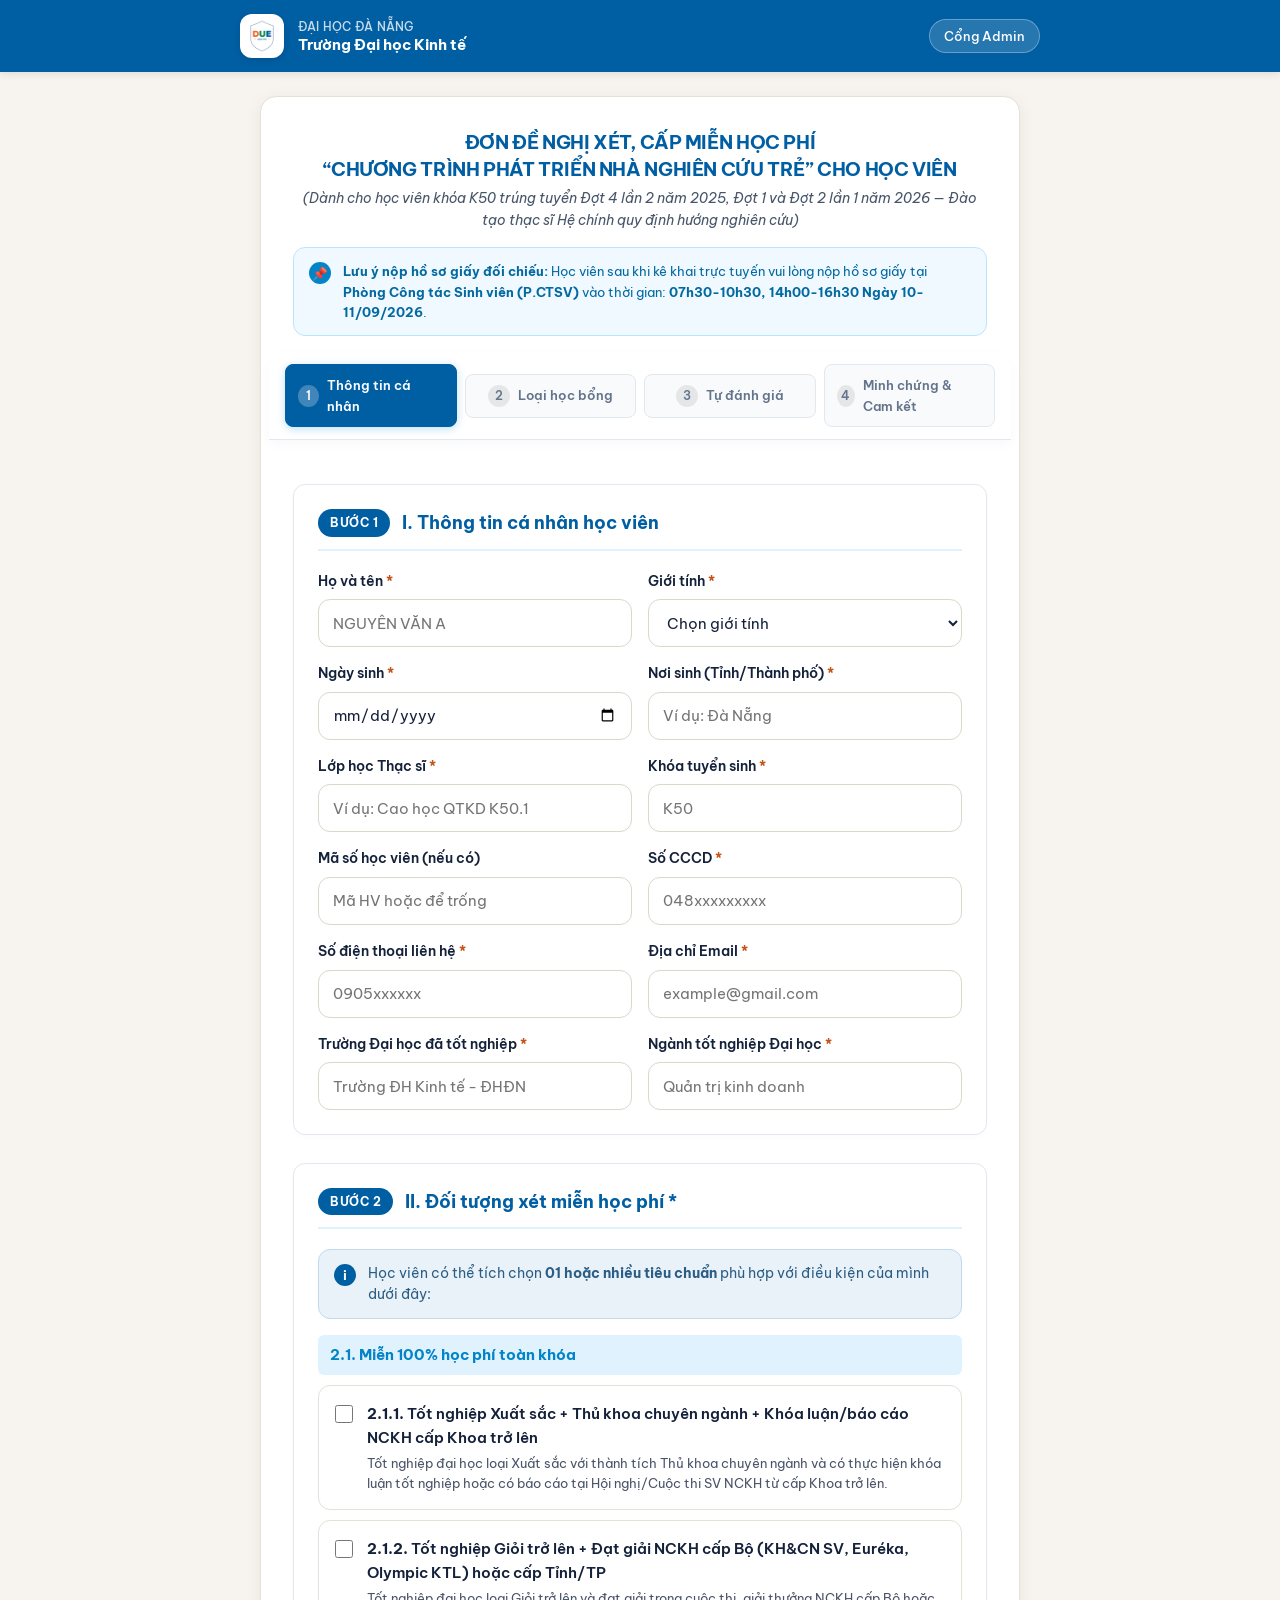
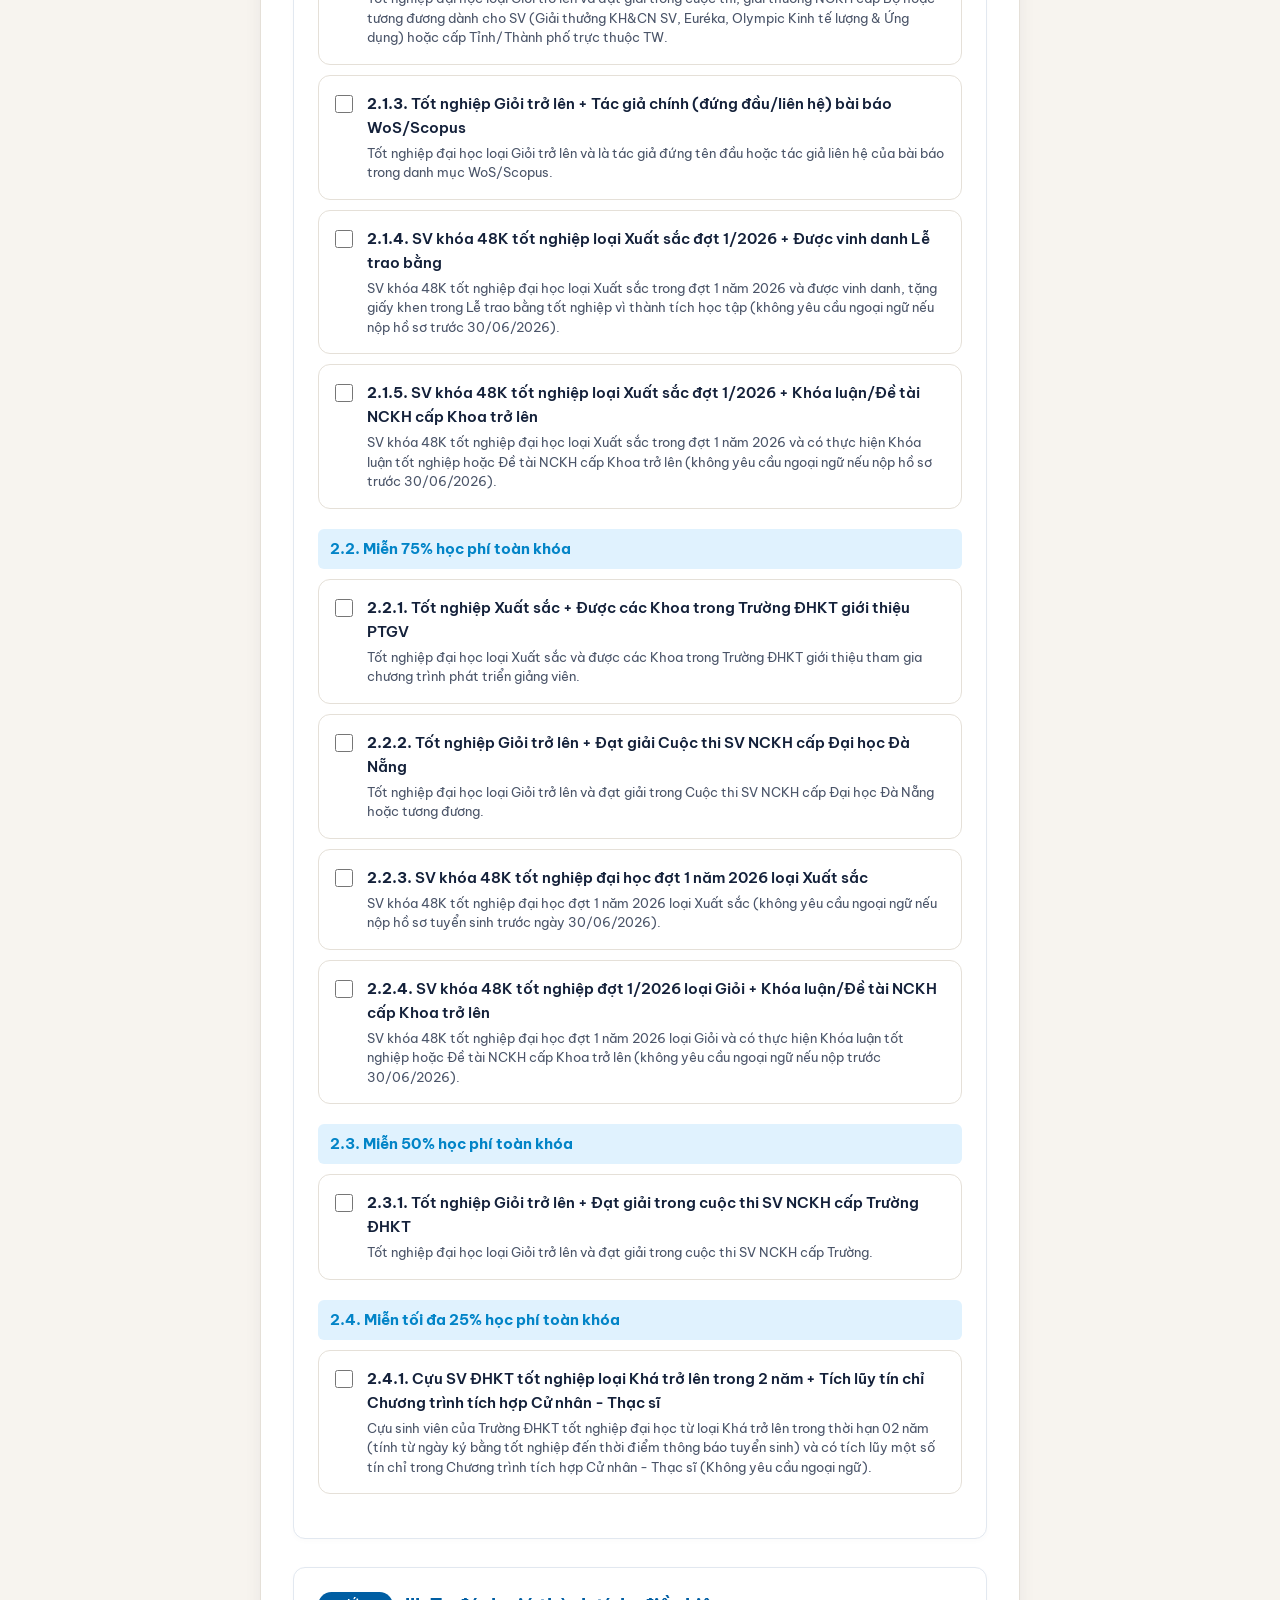
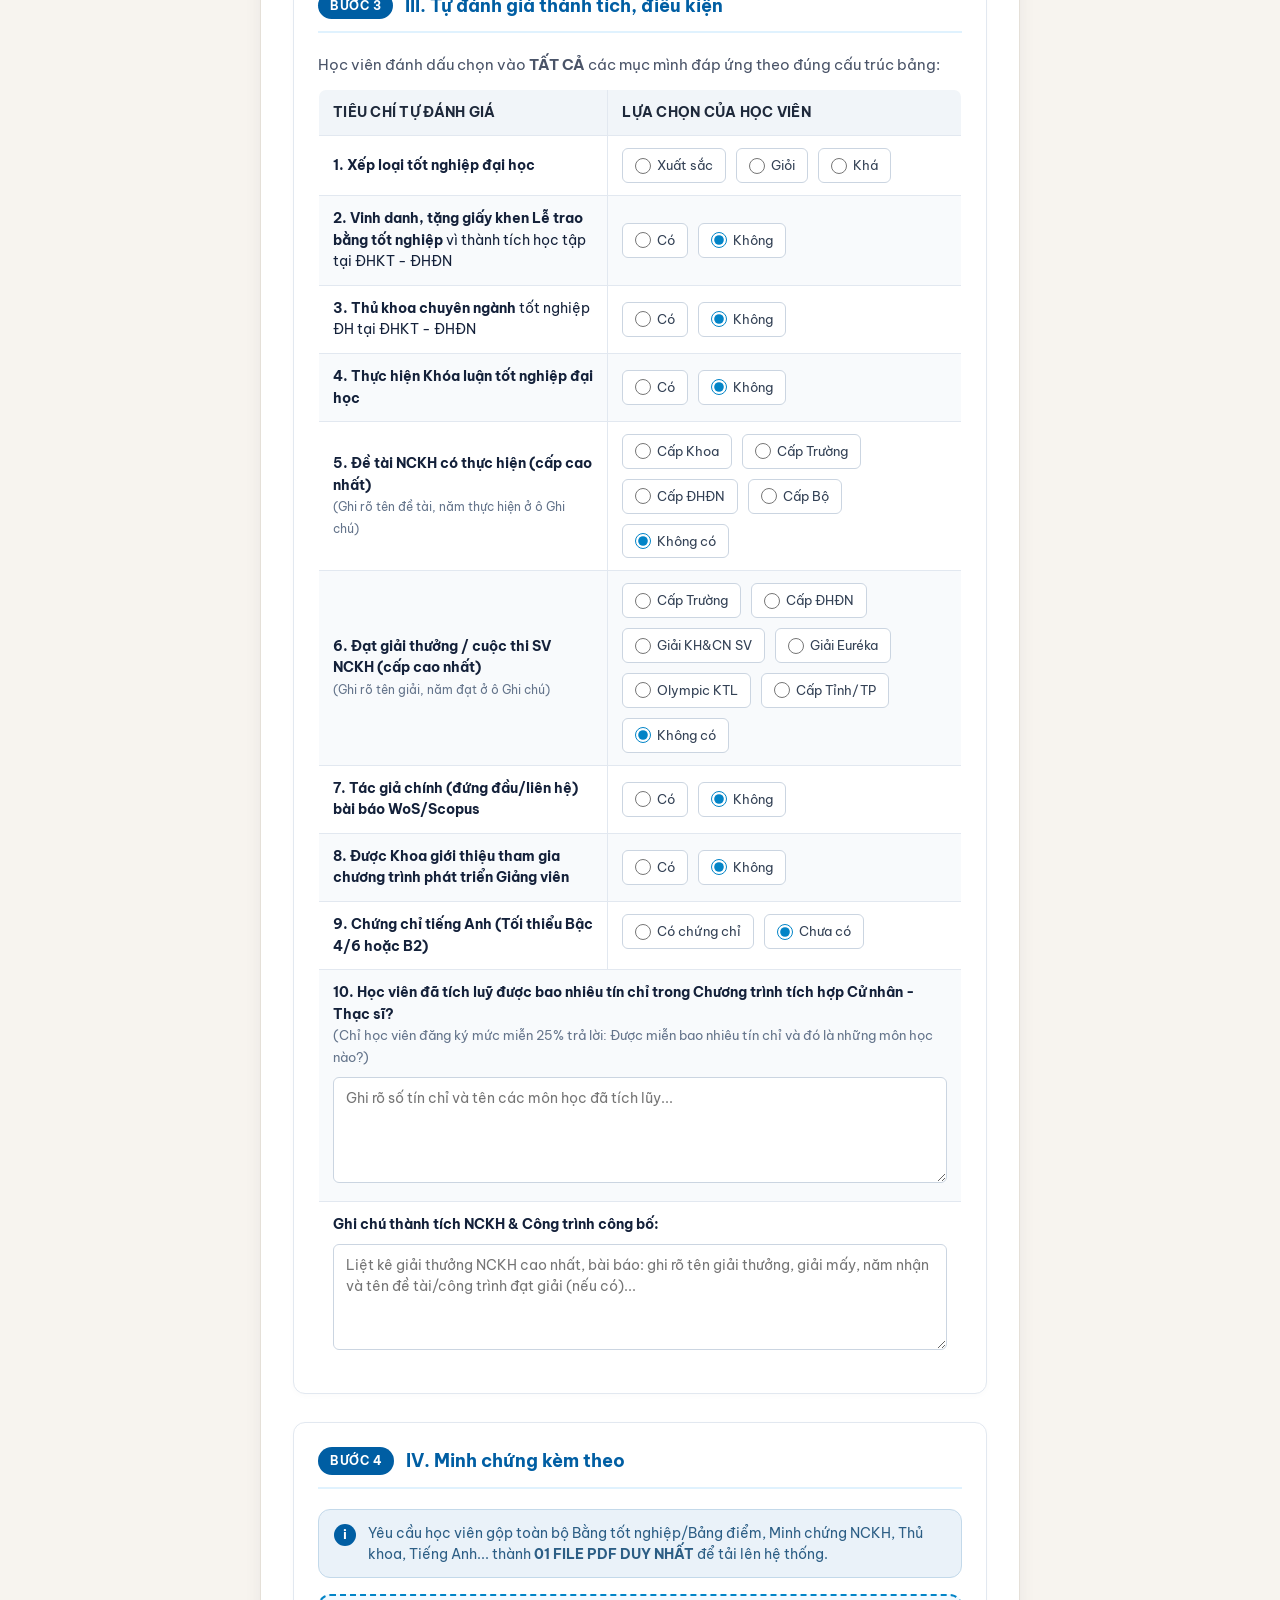
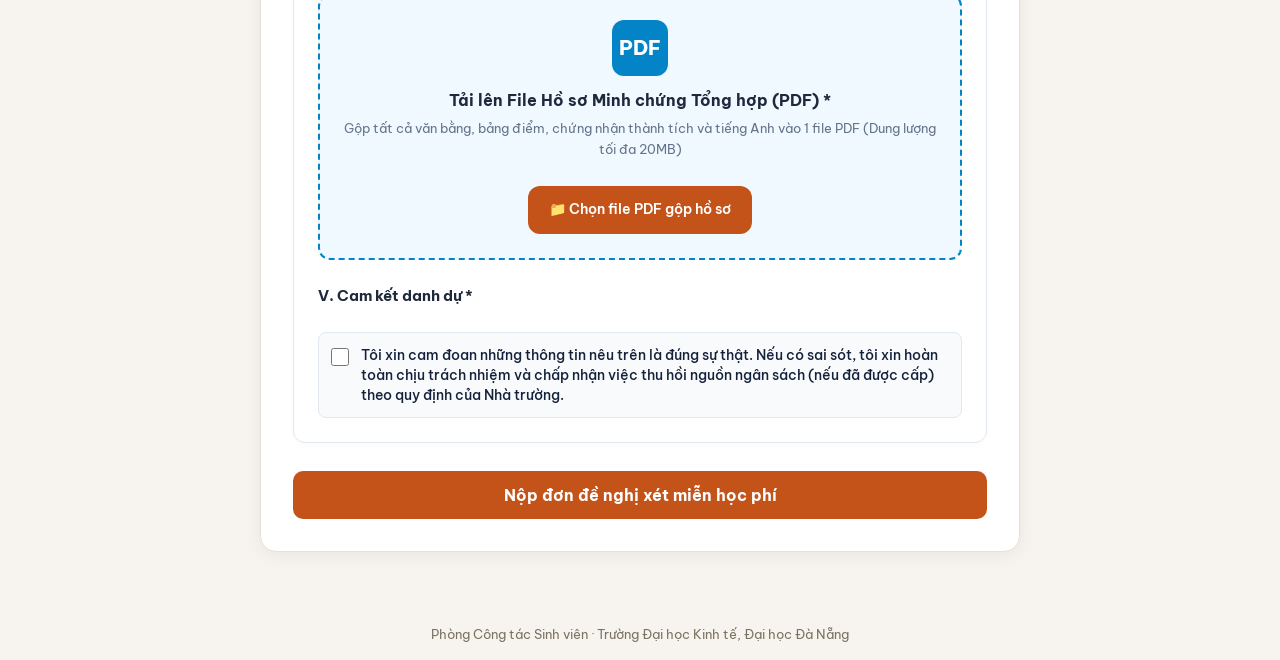
<file: static/index.html>
<!DOCTYPE html>
<html lang="vi">
<head>
    <meta charset="UTF-8">
    <meta name="viewport" content="width=device-width, initial-scale=1.0">
    <title>Đơn Đề Nghị Xét, Cấp Miễn Học Phí Thạc Sĩ — DUE</title>
    <link rel="preconnect" href="https://fonts.googleapis.com">
    <link rel="preconnect" href="https://fonts.gstatic.com" crossorigin>
    <link href="https://fonts.googleapis.com/css2?family=Be+Vietnam+Pro:wght@400;500;600;700&display=swap" rel="stylesheet">
    <link rel="stylesheet" href="/static/css/app.css">
    <style>
        /* Custom Styles cho Bảng Tiêu chí & Single PDF Upload */
        .thanh-buoc-dinh {
            position: sticky;
            top: 0;
            z-index: 100;
            background: #ffffff;
            padding: 12px 16px;
            margin: -24px -24px 24px -24px;
            border-bottom: 1px solid var(--xam-nhot, #e2e8f0);
            box-shadow: 0 4px 12px rgba(0,0,0,0.03);
            border-radius: 16px 16px 0 0;
        }
        .danh-sach-buoc-dinh {
            display: flex;
            gap: 8px;
            justify-content: space-between;
            align-items: center;
        }
        .nut-buoc-dinh {
            flex: 1;
            display: flex;
            align-items: center;
            justify-content: center;
            gap: 8px;
            padding: 10px 12px;
            background: #f8fafc;
            border: 1px solid #e2e8f0;
            border-radius: 8px;
            font-size: 13px;
            font-weight: 600;
            color: #64748b;
            cursor: pointer;
            transition: all 0.2s ease;
            text-decoration: none;
        }
        .nut-buoc-dinh:hover {
            background: #f1f5f9;
            border-color: #cbd5e1;
            color: #1e293b;
        }
        .nut-buoc-dinh.active {
            background: var(--xanh, #0284c7);
            border-color: var(--xanh, #0284c7);
            color: #ffffff;
            box-shadow: 0 2px 8px rgba(2, 132, 199, 0.25);
        }
        .nut-buoc-dinh__so {
            width: 22px;
            height: 22px;
            border-radius: 50%;
            background: rgba(0,0,0,0.08);
            display: flex;
            align-items: center;
            justify-content: center;
            font-size: 12px;
        }
        .nut-buoc-dinh.active .nut-buoc-dinh__so {
            background: rgba(255,255,255,0.25);
            color: #ffffff;
        }
        @media (max-width: 640px) {
            .thanh-buoc-dinh { margin: -16px -16px 16px -16px; }
            .nut-buoc-dinh__ten { display: none; }
            .nut-buoc-dinh { padding: 8px; }
        }

        .khoi-buoc {
            background: #ffffff;
            border: 1px solid #e2e8f0;
            border-radius: 12px;
            padding: 24px;
            margin-bottom: 28px;
            box-shadow: 0 2px 6px rgba(0,0,0,0.02);
            scroll-margin-top: 80px;
        }
        .tieu-de-buoc {
            display: flex;
            align-items: center;
            gap: 12px;
            margin-bottom: 20px;
            padding-bottom: 12px;
            border-bottom: 2px solid var(--xanh-nhot, #e0f2fe);
        }
        .tieu-de-buoc__hieu {
            background: var(--xanh, #0284c7);
            color: #ffffff;
            padding: 4px 12px;
            border-radius: 20px;
            font-size: 12px;
            font-weight: 700;
            letter-spacing: 0.5px;
            text-transform: uppercase;
        }
        .tieu-de-buoc__ten {
            font-size: 18px;
            font-weight: 700;
            color: var(--xanh, #0284c7);
            margin: 0;
        }

        /* Bảng tự đánh giá thành tích */
        .bang-danh-gia {
            width: 100%;
            border-collapse: collapse;
            margin-top: 12px;
            border: 1px solid #cbd5e1;
            border-radius: 8px;
            overflow: hidden;
        }
        .bang-danh-gia th, .bang-danh-gia td {
            padding: 12px 14px;
            border: 1px solid #e2e8f0;
            font-size: 13.5px;
            vertical-align: middle;
        }
        .bang-danh-gia th {
            background: #f1f5f9;
            color: #1e293b;
            font-weight: 700;
            text-align: left;
        }
        .bang-danh-gia tr:nth-child(even) {
            background: #f8fafc;
        }
        .nhom-nut-chon-bang {
            display: flex;
            flex-wrap: wrap;
            gap: 10px;
            align-items: center;
        }
        .nhan-tuy-chon {
            display: inline-flex;
            align-items: center;
            gap: 6px;
            background: #ffffff;
            border: 1px solid #cbd5e1;
            padding: 6px 12px;
            border-radius: 6px;
            font-size: 13px;
            color: #334155;
            cursor: pointer;
            transition: all 0.2s ease;
            user-select: none;
        }
        .nhan-tuy-chon:hover {
            border-color: #0284c7;
            background: #f0f9ff;
        }
        .nhan-tuy-chon input[type="radio"],
        .nhan-tuy-chon input[type="checkbox"] {
            accent-color: #0284c7;
            width: 16px;
            height: 16px;
        }

        /* Styling cho Khung Upload PDF Gộp ở Bước 4 */
        .the-upload--gop-pdf {
            border: 2px dashed #0284c7;
            background: #f0f9ff;
            padding: 24px;
            border-radius: 12px;
            text-align: center;
            display: flex;
            flex-direction: column;
            align-items: center;
            gap: 12px;
        }
        .the-upload--gop-pdf .the-upload__bieutong {
            width: 56px;
            height: 56px;
            background: #0284c7;
            color: #ffffff;
            font-size: 20px;
            font-weight: 800;
            border-radius: 12px;
            display: flex;
            align-items: center;
            justify-content: center;
        }
    </style>
</head>
<body>
    <!-- Header DUE -->
    <header class="dau-trang">
        <div class="dau-trang__trong">
            <div class="dau-trang__logo">
                <img src="/static/assets/due-logo-khien.png" alt="DUE Logo">
            </div>
            <div class="dau-trang__tieu-de">
                <div class="dau-trang__phu">Đại học Đà Nẵng</div>
                <div class="dau-trang__ten">Trường Đại học Kinh tế</div>
            </div>
            <a href="/admin" class="dau-trang__nut-phu">Cổng Admin</a>
        </div>
    </header>

    <!-- Main Content Layout -->
    <main class="noi-dung">
        <div class="the" id="khungApp">

            <!-- Title Header từ Thông báo chính thức số /TB-ĐHKT năm 2026 -->
            <div class="nhom" style="gap: 6px; margin-bottom: 20px; text-align: center;">
                <h1 style="font-size: 19px; text-transform: uppercase; line-height: 1.4; color: var(--xanh, #0284c7);">Đơn đề nghị xét, cấp miễn học phí<br>“Chương trình phát triển nhà nghiên cứu trẻ” cho học viên</h1>
                <p class="mo-ta" style="font-style: italic; font-size: 13.5px; color: #475569;">(Dành cho học viên khóa K50 trúng tuyển Đợt 4 lần 2 năm 2025, Đợt 1 và Đợt 2 lần 1 năm 2026 — Đào tạo thạc sĩ Hệ chính quy định hướng nghiên cứu)</p>
                
                <div class="hop hop--xanh" style="margin-top: 10px; text-align: left; background: #f0f9ff; border: 1px solid #bae6fd;">
                    <span class="hop__dau" style="background: #0284c7; color: white;">📌</span>
                    <span style="font-size: 13px; color: #0369a1;"><strong>Lưu ý nộp hồ sơ giấy đối chiếu:</strong> Học viên sau khi kê khai trực tuyến vui lòng nộp hồ sơ giấy tại <strong>Phòng Công tác Sinh viên (P.CTSV)</strong> vào thời gian: <strong>07h30-10h30, 14h00-16h30 Ngày 10-11/09/2026</strong>.</span>
                </div>
            </div>

            <!-- Sticky Step Navigation Bar -->
            <div class="thanh-buoc-dinh" id="stickyStepBar">
                <div class="danh-sach-buoc-dinh">
                    <a href="#step-1" class="nut-buoc-dinh active" data-step-target="step-1">
                        <span class="nut-buoc-dinh__so">1</span>
                        <span class="nut-buoc-dinh__ten">Thông tin cá nhân</span>
                    </a>
                    <a href="#step-2" class="nut-buoc-dinh" data-step-target="step-2">
                        <span class="nut-buoc-dinh__so">2</span>
                        <span class="nut-buoc-dinh__ten">Loại học bổng</span>
                    </a>
                    <a href="#step-3" class="nut-buoc-dinh" data-step-target="step-3">
                        <span class="nut-buoc-dinh__so">3</span>
                        <span class="nut-buoc-dinh__ten">Tự đánh giá</span>
                    </a>
                    <a href="#step-4" class="nut-buoc-dinh" data-step-target="step-4">
                        <span class="nut-buoc-dinh__so">4</span>
                        <span class="nut-buoc-dinh__ten">Minh chứng & Cam kết</span>
                    </a>
                </div>
            </div>

            <!-- Form Wrapper (Single Page - 4 Steps Scroll View) -->
            <form id="scholarshipForm" enctype="multipart/form-data" novalidate>
                
                <!-- BƯỚC 1: THÔNG TIN CÁ NHÂN -->
                <div class="khoi-buoc" id="step-1">
                    <div class="tieu-de-buoc">
                        <span class="tieu-de-buoc__hieu">Bước 1</span>
                        <h2 class="tieu-de-buoc__ten">I. Thông tin cá nhân học viên</h2>
                    </div>

                    <div class="grid-2">
                        <div class="o">
                            <label for="fullname">Họ và tên <span class="bat-buoc">*</span></label>
                            <input type="text" id="fullname" name="fullname" placeholder="NGUYỄN VĂN A" required>
                        </div>
                        <div class="o">
                            <label for="gender">Giới tính <span class="bat-buoc">*</span></label>
                            <select id="gender" name="gender" required>
                                <option value="" disabled selected>Chọn giới tính</option>
                                <option value="Nam">Nam</option>
                                <option value="Nữ">Nữ</option>
                            </select>
                        </div>
                        <div class="o">
                            <label for="dob">Ngày sinh <span class="bat-buoc">*</span></label>
                            <input type="date" id="dob" name="dob" required>
                        </div>
                        <div class="o">
                            <label for="pob">Nơi sinh (Tỉnh/Thành phố) <span class="bat-buoc">*</span></label>
                            <input type="text" id="pob" name="pob" placeholder="Ví dụ: Đà Nẵng" required>
                        </div>
                        <div class="o">
                            <label for="student_class">Lớp học Thạc sĩ <span class="bat-buoc">*</span></label>
                            <input type="text" id="student_class" name="student_class" placeholder="Ví dụ: Cao học QTKD K50.1" required>
                        </div>
                        <div class="o">
                            <label for="student_cohort">Khóa tuyển sinh <span class="bat-buoc">*</span></label>
                            <input type="text" id="student_cohort" name="student_cohort" placeholder="K50" required>
                        </div>
                        <div class="o">
                            <label for="student_id">Mã số học viên (nếu có)</label>
                            <input type="text" id="student_id" name="student_id" placeholder="Mã HV hoặc để trống">
                        </div>
                        <div class="o">
                            <label for="citizen_id">Số CCCD <span class="bat-buoc">*</span></label>
                            <input type="text" id="citizen_id" name="citizen_id" placeholder="048xxxxxxxxx" maxlength="12" required>
                        </div>
                        <div class="o">
                            <label for="phone">Số điện thoại liên hệ <span class="bat-buoc">*</span></label>
                            <input type="tel" id="phone" name="phone" placeholder="0905xxxxxx" maxlength="11" required>
                        </div>
                        <div class="o">
                            <label for="email">Địa chỉ Email <span class="bat-buoc">*</span></label>
                            <input type="email" id="email" name="email" placeholder="example@gmail.com" required>
                        </div>
                        <div class="o">
                            <label for="graduated_uni">Trường Đại học đã tốt nghiệp <span class="bat-buoc">*</span></label>
                            <input type="text" id="graduated_uni" name="graduated_uni" placeholder="Trường ĐH Kinh tế - ĐHĐN" required>
                        </div>
                        <div class="o">
                            <label for="major">Ngành tốt nghiệp Đại học <span class="bat-buoc">*</span></label>
                            <input type="text" id="major" name="major" placeholder="Quản trị kinh doanh" required>
                        </div>
                    </div>
                </div>

                <!-- BƯỚC 2: LOẠI HỌC BỔNG ĐĂNG KÝ (CẤU TRÚC MỚI THEO 4 MỨC MIỄN) -->
                <div class="khoi-buoc" id="step-2">
                    <div class="tieu-de-buoc">
                        <span class="tieu-de-buoc__hieu">Bước 2</span>
                        <h2 class="tieu-de-buoc__ten">II. Đối tượng xét miễn học phí <span class="bat-buoc">*</span></h2>
                    </div>

                    <div class="hop hop--xanh" style="margin-bottom: 16px;">
                        <span class="hop__dau">i</span>
                        <span>Học viên có thể tích chọn <strong>01 hoặc nhiều tiêu chuẩn</strong> phù hợp với điều kiện của mình dưới đây:</span>
                    </div>

                    <!-- 2.1. Miễn 100% học phí toàn khóa -->
                    <div class="muc-mien-box" style="margin-bottom: 20px;">
                        <h3 style="font-size: 15px; font-weight: 700; color: #0284c7; margin-bottom: 10px; background: #e0f2fe; padding: 8px 12px; border-radius: 6px;">
                            2.1. Miễn 100% học phí toàn khóa
                        </h3>
                        <div class="nhom-tuy-chon-mien" style="display: flex; flex-direction: column; gap: 10px;">
                            <div class="the-chon">
                                <input type="checkbox" name="scholarship_option" data-group="Miễn 100% học phí toàn khóa" value="2.1.1. Tốt nghiệp Xuất sắc + Thủ khoa chuyên ngành & Khóa luận/NCKH cấp Khoa trở lên" id="opt_100_1">
                                <div class="the-chon__noidung">
                                    <label for="opt_100_1" class="the-chon__tieude"><strong>2.1.1.</strong> Tốt nghiệp Xuất sắc + Thủ khoa chuyên ngành + Khóa luận/báo cáo NCKH cấp Khoa trở lên</label>
                                    <span class="the-chon__mota">Tốt nghiệp đại học loại Xuất sắc với thành tích Thủ khoa chuyên ngành và có thực hiện khóa luận tốt nghiệp hoặc có báo cáo tại Hội nghị/Cuộc thi SV NCKH từ cấp Khoa trở lên.</span>
                                </div>
                            </div>
                            <div class="the-chon">
                                <input type="checkbox" name="scholarship_option" data-group="Miễn 100% học phí toàn khóa" value="2.1.2. Tốt nghiệp Giỏi trở lên & Giải NCKH cấp Bộ/Tỉnh" id="opt_100_2">
                                <div class="the-chon__noidung">
                                    <label for="opt_100_2" class="the-chon__tieude"><strong>2.1.2.</strong> Tốt nghiệp Giỏi trở lên + Đạt giải NCKH cấp Bộ (KH&CN SV, Euréka, Olympic KTL) hoặc cấp Tỉnh/TP</label>
                                    <span class="the-chon__mota">Tốt nghiệp đại học loại Giỏi trở lên và đạt giải trong cuộc thi, giải thưởng NCKH cấp Bộ hoặc tương đương dành cho SV (Giải thưởng KH&CN SV, Euréka, Olympic Kinh tế lượng & Ứng dụng) hoặc cấp Tỉnh/Thành phố trực thuộc TW.</span>
                                </div>
                            </div>
                            <div class="the-chon">
                                <input type="checkbox" name="scholarship_option" data-group="Miễn 100% học phí toàn khóa" value="2.1.3. Tốt nghiệp Giỏi trở lên & Tác giả bài báo WoS/Scopus" id="opt_100_3">
                                <div class="the-chon__noidung">
                                    <label for="opt_100_3" class="the-chon__tieude"><strong>2.1.3.</strong> Tốt nghiệp Giỏi trở lên + Tác giả chính (đứng đầu/liên hệ) bài báo WoS/Scopus</label>
                                    <span class="the-chon__mota">Tốt nghiệp đại học loại Giỏi trở lên và là tác giả đứng tên đầu hoặc tác giả liên hệ của bài báo trong danh mục WoS/Scopus.</span>
                                </div>
                            </div>
                            <div class="the-chon">
                                <input type="checkbox" name="scholarship_option" data-group="Miễn 100% học phí toàn khóa" value="2.1.4. SV 48K tốt nghiệp Xuất sắc đợt 1/2026 & Vinh danh Lễ trao bằng" id="opt_100_4">
                                <div class="the-chon__noidung">
                                    <label for="opt_100_4" class="the-chon__tieude"><strong>2.1.4.</strong> SV khóa 48K tốt nghiệp loại Xuất sắc đợt 1/2026 + Được vinh danh Lễ trao bằng</label>
                                    <span class="the-chon__mota">SV khóa 48K tốt nghiệp đại học loại Xuất sắc trong đợt 1 năm 2026 và được vinh danh, tặng giấy khen trong Lễ trao bằng tốt nghiệp vì thành tích học tập (không yêu cầu ngoại ngữ nếu nộp hồ sơ trước 30/06/2026).</span>
                                </div>
                            </div>
                            <div class="the-chon">
                                <input type="checkbox" name="scholarship_option" data-group="Miễn 100% học phí toàn khóa" value="2.1.5. SV 48K tốt nghiệp Xuất sắc đợt 1/2026 & Khóa luận/NCKH cấp Khoa" id="opt_100_5">
                                <div class="the-chon__noidung">
                                    <label for="opt_100_5" class="the-chon__tieude"><strong>2.1.5.</strong> SV khóa 48K tốt nghiệp loại Xuất sắc đợt 1/2026 + Khóa luận/Đề tài NCKH cấp Khoa trở lên</label>
                                    <span class="the-chon__mota">SV khóa 48K tốt nghiệp đại học loại Xuất sắc trong đợt 1 năm 2026 và có thực hiện Khóa luận tốt nghiệp hoặc Đề tài NCKH cấp Khoa trở lên (không yêu cầu ngoại ngữ nếu nộp hồ sơ trước 30/06/2026).</span>
                                </div>
                            </div>
                        </div>
                    </div>

                    <!-- 2.2. Miễn 75% học phí toàn khóa -->
                    <div class="muc-mien-box" style="margin-bottom: 20px;">
                        <h3 style="font-size: 15px; font-weight: 700; color: #0284c7; margin-bottom: 10px; background: #e0f2fe; padding: 8px 12px; border-radius: 6px;">
                            2.2. Miễn 75% học phí toàn khóa
                        </h3>
                        <div class="nhom-tuy-chon-mien" style="display: flex; flex-direction: column; gap: 10px;">
                            <div class="the-chon">
                                <input type="checkbox" name="scholarship_option" data-group="Miễn 75% học phí toàn khóa" value="2.2.1. Tốt nghiệp Xuất sắc & Khoa giới thiệu phát triển Giảng viên" id="opt_75_1">
                                <div class="the-chon__noidung">
                                    <label for="opt_75_1" class="the-chon__tieude"><strong>2.2.1.</strong> Tốt nghiệp Xuất sắc + Được các Khoa trong Trường ĐHKT giới thiệu PTGV</label>
                                    <span class="the-chon__mota">Tốt nghiệp đại học loại Xuất sắc và được các Khoa trong Trường ĐHKT giới thiệu tham gia chương trình phát triển giảng viên.</span>
                                </div>
                            </div>
                            <div class="the-chon">
                                <input type="checkbox" name="scholarship_option" data-group="Miễn 75% học phí toàn khóa" value="2.2.2. Tốt nghiệp Giỏi trở lên & Giải NCKH cấp ĐHĐN" id="opt_75_2">
                                <div class="the-chon__noidung">
                                    <label for="opt_75_2" class="the-chon__tieude"><strong>2.2.2.</strong> Tốt nghiệp Giỏi trở lên + Đạt giải Cuộc thi SV NCKH cấp Đại học Đà Nẵng</label>
                                    <span class="the-chon__mota">Tốt nghiệp đại học loại Giỏi trở lên và đạt giải trong Cuộc thi SV NCKH cấp Đại học Đà Nẵng hoặc tương đương.</span>
                                </div>
                            </div>
                            <div class="the-chon">
                                <input type="checkbox" name="scholarship_option" data-group="Miễn 75% học phí toàn khóa" value="2.2.3. SV 48K tốt nghiệp đợt 1/2026 loại Xuất sắc" id="opt_75_3">
                                <div class="the-chon__noidung">
                                    <label for="opt_75_3" class="the-chon__tieude"><strong>2.2.3.</strong> SV khóa 48K tốt nghiệp đại học đợt 1 năm 2026 loại Xuất sắc</label>
                                    <span class="the-chon__mota">SV khóa 48K tốt nghiệp đại học đợt 1 năm 2026 loại Xuất sắc (không yêu cầu ngoại ngữ nếu nộp hồ sơ tuyển sinh trước ngày 30/06/2026).</span>
                                </div>
                            </div>
                            <div class="the-chon">
                                <input type="checkbox" name="scholarship_option" data-group="Miễn 75% học phí toàn khóa" value="2.2.4. SV 48K tốt nghiệp đợt 1/2026 loại Giỏi & Khóa luận/NCKH cấp Khoa" id="opt_75_4">
                                <div class="the-chon__noidung">
                                    <label for="opt_75_4" class="the-chon__tieude"><strong>2.2.4.</strong> SV khóa 48K tốt nghiệp đợt 1/2026 loại Giỏi + Khóa luận/Đề tài NCKH cấp Khoa trở lên</label>
                                    <span class="the-chon__mota">SV khóa 48K tốt nghiệp đại học đợt 1 năm 2026 loại Giỏi và có thực hiện Khóa luận tốt nghiệp hoặc Đề tài NCKH cấp Khoa trở lên (không yêu cầu ngoại ngữ nếu nộp trước 30/06/2026).</span>
                                </div>
                            </div>
                        </div>
                    </div>

                    <!-- 2.3. Miễn 50% học phí toàn khóa -->
                    <div class="muc-mien-box" style="margin-bottom: 20px;">
                        <h3 style="font-size: 15px; font-weight: 700; color: #0284c7; margin-bottom: 10px; background: #e0f2fe; padding: 8px 12px; border-radius: 6px;">
                            2.3. Miễn 50% học phí toàn khóa
                        </h3>
                        <div class="nhom-tuy-chon-mien" style="display: flex; flex-direction: column; gap: 10px;">
                            <div class="the-chon">
                                <input type="checkbox" name="scholarship_option" data-group="Miễn 50% học phí toàn khóa" value="2.3.1. Tốt nghiệp Giỏi trở lên & Giải NCKH cấp Trường ĐHKT" id="opt_50_1">
                                <div class="the-chon__noidung">
                                    <label for="opt_50_1" class="the-chon__tieude"><strong>2.3.1.</strong> Tốt nghiệp Giỏi trở lên + Đạt giải trong cuộc thi SV NCKH cấp Trường ĐHKT</label>
                                    <span class="the-chon__mota">Tốt nghiệp đại học loại Giỏi trở lên và đạt giải trong cuộc thi SV NCKH cấp Trường.</span>
                                </div>
                            </div>
                        </div>
                    </div>

                    <!-- 2.4. Miễn 25% học phí toàn khóa -->
                    <div class="muc-mien-box" style="margin-bottom: 20px;">
                        <h3 style="font-size: 15px; font-weight: 700; color: #0284c7; margin-bottom: 10px; background: #e0f2fe; padding: 8px 12px; border-radius: 6px;">
                            2.4. Miễn tối đa 25% học phí toàn khóa
                        </h3>
                        <div class="nhom-tuy-chon-mien" style="display: flex; flex-direction: column; gap: 10px;">
                            <div class="the-chon">
                                <input type="checkbox" name="scholarship_option" data-group="Miễn tối đa 25% học phí" value="2.4.1. Cựu SV ĐHKT loại Khá trong 2 năm & Tích lũy tín chỉ CN-TS" id="opt_25_1">
                                <div class="the-chon__noidung">
                                    <label for="opt_25_1" class="the-chon__tieude"><strong>2.4.1.</strong> Cựu SV ĐHKT tốt nghiệp loại Khá trở lên trong 2 năm + Tích lũy tín chỉ Chương trình tích hợp Cử nhân - Thạc sĩ</label>
                                    <span class="the-chon__mota">Cựu sinh viên của Trường ĐHKT tốt nghiệp đại học từ loại Khá trở lên trong thời hạn 02 năm (tính từ ngày ký bằng tốt nghiệp đến thời điểm thông báo tuyển sinh) và có tích lũy một số tín chỉ trong Chương trình tích hợp Cử nhân - Thạc sĩ (Không yêu cầu ngoại ngữ).</span>
                                </div>
                            </div>
                        </div>
                    </div>

                    <input type="hidden" id="scholarship_group" name="scholarship_group">
                </div>

                <!-- BƯỚC 3: TỰ ĐÁNH GIÁ THÀNH TÍCH DẠNG BẢNG ĐẦY ĐỦ -->
                <div class="khoi-buoc" id="step-3">
                    <div class="tieu-de-buoc">
                        <span class="tieu-de-buoc__hieu">Bước 3</span>
                        <h2 class="tieu-de-buoc__ten">III. Tự đánh giá thành tích, điều kiện</h2>
                    </div>

                    <p class="mo-ta">Học viên đánh dấu chọn vào <strong>TẤT CẢ</strong> các mục mình đáp ứng theo đúng cấu trúc bảng:</p>

                    <table class="bang-danh-gia">
                        <thead>
                            <tr>
                                <th style="width: 45%;">Tiêu chí tự đánh giá</th>
                                <th style="width: 55%;">Lựa chọn của học viên</th>
                            </tr>
                        </thead>
                        <tbody>
                            <!-- 1. Xếp loại tốt nghiệp -->
                            <tr>
                                <td><strong>1. Xếp loại tốt nghiệp đại học</strong></td>
                                <td>
                                    <div class="nhom-nut-chon-bang">
                                        <label class="nhan-tuy-chon"><input type="radio" name="eval_grade" value="Xuất sắc"> Xuất sắc</label>
                                        <label class="nhan-tuy-chon"><input type="radio" name="eval_grade" value="Giỏi"> Giỏi</label>
                                        <label class="nhan-tuy-chon"><input type="radio" name="eval_grade" value="Khá"> Khá</label>
                                    </div>
                                </td>
                            </tr>
                            <!-- 2. Vinh danh khen thưởng -->
                            <tr>
                                <td><strong>2. Vinh danh, tặng giấy khen Lễ trao bằng tốt nghiệp</strong> vì thành tích học tập tại ĐHKT - ĐHĐN</td>
                                <td>
                                    <div class="nhom-nut-chon-bang">
                                        <label class="nhan-tuy-chon"><input type="radio" name="eval_award" value="Có"> Có</label>
                                        <label class="nhan-tuy-chon"><input type="radio" name="eval_award" value="Không" checked> Không</label>
                                    </div>
                                </td>
                            </tr>
                            <!-- 3. Thủ khoa -->
                            <tr>
                                <td><strong>3. Thủ khoa chuyên ngành</strong> tốt nghiệp ĐH tại ĐHKT - ĐHĐN</td>
                                <td>
                                    <div class="nhom-nut-chon-bang">
                                        <label class="nhan-tuy-chon"><input type="radio" name="eval_valedictorian" value="Có"> Có</label>
                                        <label class="nhan-tuy-chon"><input type="radio" name="eval_valedictorian" value="Không" checked> Không</label>
                                    </div>
                                </td>
                            </tr>
                            <!-- 4. Khóa luận -->
                            <tr>
                                <td><strong>4. Thực hiện Khóa luận tốt nghiệp đại học</strong></td>
                                <td>
                                    <div class="nhom-nut-chon-bang">
                                        <label class="nhan-tuy-chon"><input type="radio" name="eval_thesis" value="Có"> Có</label>
                                        <label class="nhan-tuy-chon"><input type="radio" name="eval_thesis" value="Không" checked> Không</label>
                                    </div>
                                </td>
                            </tr>
                            <!-- 5. Đề tài NCKH -->
                            <tr>
                                <td>
                                    <strong>5. Đề tài NCKH có thực hiện (cấp cao nhất)</strong><br>
                                    <span style="font-size: 12px; color: #64748b;">(Ghi rõ tên đề tài, năm thực hiện ở ô Ghi chú)</span>
                                </td>
                                <td>
                                    <div class="nhom-nut-chon-bang">
                                        <label class="nhan-tuy-chon"><input type="radio" name="self_eval_nckh_level" value="Cấp Khoa"> Cấp Khoa</label>
                                        <label class="nhan-tuy-chon"><input type="radio" name="self_eval_nckh_level" value="Cấp Trường"> Cấp Trường</label>
                                        <label class="nhan-tuy-chon"><input type="radio" name="self_eval_nckh_level" value="Cấp Đại học Đà Nẵng"> Cấp ĐHĐN</label>
                                        <label class="nhan-tuy-chon"><input type="radio" name="self_eval_nckh_level" value="Cấp Bộ hoặc tương đương"> Cấp Bộ</label>
                                        <label class="nhan-tuy-chon"><input type="radio" name="self_eval_nckh_level" value="Không có" checked> Không có</label>
                                    </div>
                                </td>
                            </tr>
                            <!-- 6. Giải NCKH -->
                            <tr>
                                <td>
                                    <strong>6. Đạt giải thưởng / cuộc thi SV NCKH (cấp cao nhất)</strong><br>
                                    <span style="font-size: 12px; color: #64748b;">(Ghi rõ tên giải, năm đạt ở ô Ghi chú)</span>
                                </td>
                                <td>
                                    <div class="nhom-nut-chon-bang">
                                        <label class="nhan-tuy-chon"><input type="radio" name="self_eval_nckh_prize" value="Cấp Trường"> Cấp Trường</label>
                                        <label class="nhan-tuy-chon"><input type="radio" name="self_eval_nckh_prize" value="Cấp Đại học Đà Nẵng"> Cấp ĐHĐN</label>
                                        <label class="nhan-tuy-chon"><input type="radio" name="self_eval_nckh_prize" value="Cấp Bộ - Giải KH&CN SV"> Giải KH&CN SV</label>
                                        <label class="nhan-tuy-chon"><input type="radio" name="self_eval_nckh_prize" value="Cấp Bộ - Euréka"> Giải Euréka</label>
                                        <label class="nhan-tuy-chon"><input type="radio" name="self_eval_nckh_prize" value="Cấp Bộ - Olympic Kinh tế lượng"> Olympic KTL</label>
                                        <label class="nhan-tuy-chon"><input type="radio" name="self_eval_nckh_prize" value="Cấp Tỉnh/Thành phố"> Cấp Tỉnh/TP</label>
                                        <label class="nhan-tuy-chon"><input type="radio" name="self_eval_nckh_prize" value="Không có" checked> Không có</label>
                                    </div>
                                </td>
                            </tr>
                            <!-- 7. Bài báo WoS/Scopus -->
                            <tr>
                                <td><strong>7. Tác giả chính (đứng đầu/liên hệ) bài báo WoS/Scopus</strong></td>
                                <td>
                                    <div class="nhom-nut-chon-bang">
                                        <label class="nhan-tuy-chon"><input type="radio" name="eval_scopus" value="Có"> Có</label>
                                        <label class="nhan-tuy-chon"><input type="radio" name="eval_scopus" value="Không" checked> Không</label>
                                    </div>
                                </td>
                            </tr>
                            <!-- 8. PTGV -->
                            <tr>
                                <td><strong>8. Được Khoa giới thiệu tham gia chương trình phát triển Giảng viên</strong></td>
                                <td>
                                    <div class="nhom-nut-chon-bang">
                                        <label class="nhan-tuy-chon"><input type="radio" name="eval_lecturer" value="Có"> Có</label>
                                        <label class="nhan-tuy-chon"><input type="radio" name="eval_lecturer" value="Không" checked> Không</label>
                                    </div>
                                </td>
                            </tr>
                            <!-- 9. Tiếng Anh -->
                            <tr>
                                <td><strong>9. Chứng chỉ tiếng Anh (Tối thiểu Bậc 4/6 hoặc B2)</strong></td>
                                <td>
                                    <div class="nhom-nut-chon-bang" style="margin-bottom: 8px;">
                                        <label class="nhan-tuy-chon"><input type="radio" name="eval_english_opt" id="eval_english_yes" value="Có"> Có chứng chỉ</label>
                                        <label class="nhan-tuy-chon"><input type="radio" name="eval_english_opt" id="eval_english_no" value="Chưa có" checked> Chưa có</label>
                                    </div>
                                    <div id="english_details_panel" style="display: none; gap: 8px; flex-direction: column;">
                                        <input type="text" id="english_type" placeholder="Loại chứng chỉ (VSTEP, IELTS...)" style="padding: 6px 10px; font-size: 13px;">
                                        <input type="text" id="english_score" placeholder="Điểm số / Bậc (6.5 / Bậc 4)" style="padding: 6px 10px; font-size: 13px;">
                                    </div>
                                    <input type="hidden" id="self_eval_english_details" name="self_eval_english_details">
                                    <input type="checkbox" id="self_eval_english" name="self_eval_english" style="display:none;">
                                </td>
                            </tr>
                            <!-- 10. Tích lũy Cử nhân - Thạc sĩ -->
                            <tr>
                                <td colspan="2">
                                    <strong>10. Học viên đã tích luỹ được bao nhiêu tín chỉ trong Chương trình tích hợp Cử nhân - Thạc sĩ?</strong><br>
                                    <span style="font-size: 12.5px; color: #64748b;">(Chỉ học viên đăng ký mức miễn 25% trả lời: Được miễn bao nhiêu tín chỉ và đó là những môn học nào?)</span><br>
                                    <textarea id="self_eval_integrated_credits" name="self_eval_integrated_credits" rows="4" placeholder="Ghi rõ số tín chỉ và tên các môn học đã tích lũy..." style="width: 100%; box-sizing: border-box; min-height: 100px; padding: 10px 12px; font-size: 14px; line-height: 1.5; border-radius: 6px; border: 1px solid #cbd5e1; margin-top: 8px; font-family: inherit; resize: vertical;"></textarea>
                                </td>
                            </tr>
                            <!-- Ghi chú chi tiết thành tích -->
                            <tr>
                                <td colspan="2">
                                    <strong>Ghi chú thành tích NCKH & Công trình công bố:</strong><br>
                                    <textarea id="notes" name="notes" rows="4" placeholder="Liệt kê giải thưởng NCKH cao nhất, bài báo: ghi rõ tên giải thưởng, giải mấy, năm nhận và tên đề tài/công trình đạt giải (nếu có)..." style="width: 100%; box-sizing: border-box; min-height: 100px; padding: 10px 12px; font-size: 14px; line-height: 1.5; border-radius: 6px; border: 1px solid #cbd5e1; margin-top: 8px; font-family: inherit; resize: vertical;"></textarea>
                                </td>
                            </tr>
                        </tbody>
                    </table>

                    <!-- Hidden fields map -->
                    <input type="hidden" id="graduation_grade" name="graduation_grade">
                    <input type="checkbox" id="self_eval_gpa" name="self_eval_gpa" style="display:none;">
                    <input type="checkbox" id="self_eval_award" name="self_eval_award" style="display:none;">
                    <input type="checkbox" id="self_eval_valedictorian" name="self_eval_valedictorian" style="display:none;">
                    <input type="checkbox" id="self_eval_thesis" name="self_eval_thesis" style="display:none;">
                    <input type="checkbox" id="self_eval_scopus" name="self_eval_scopus" style="display:none;">
                    <input type="checkbox" id="self_eval_lecturer_program" name="self_eval_lecturer_program" style="display:none;">
                </div>

                <!-- BƯỚC 4: TÀI LIỆU MINH CHỨNG (01 FILE PDF GỘP DUY NHẤT) & V. CAM KẾT -->
                <div class="khoi-buoc" id="step-4">
                    <div class="tieu-de-buoc">
                        <span class="tieu-de-buoc__hieu">Bước 4</span>
                        <h2 class="tieu-de-buoc__ten">IV. Minh chứng kèm theo</h2>
                    </div>

                    <div class="hop hop--xanh" style="margin-bottom: 16px;">
                        <span class="hop__dau">i</span>
                        <span>Yêu cầu học viên gộp toàn bộ Bằng tốt nghiệp/Bảng điểm, Minh chứng NCKH, Thủ khoa, Tiếng Anh... thành <strong>01 FILE PDF DUY NHẤT</strong> để tải lên hệ thống.</span>
                    </div>

                    <!-- Single Merged PDF Upload Box -->
                    <div class="the-upload--gop-pdf" id="card_file_degree">
                        <div class="the-upload__bieutong">PDF</div>
                        <div style="text-align: center;">
                            <h3 style="font-size: 16px; font-weight: 700; color: #1e293b; margin-bottom: 4px;">Tải lên File Hồ sơ Minh chứng Tổng hợp (PDF) <span class="bat-buoc">*</span></h3>
                            <p style="font-size: 13px; color: #64748b; margin: 0;">Gộp tất cả văn bằng, bảng điểm, chứng nhận thành tích và tiếng Anh vào 1 file PDF (Dung lượng tối đa 20MB)</p>
                            <div class="filename-display" style="margin-top: 8px; font-weight: 600; color: #0284c7;"></div>
                        </div>

                        <div style="margin-top: 6px;">
                            <label for="file_degree" class="nut nut--chinh" style="padding: 10px 20px; font-size: 14px; cursor: pointer;">
                                📁 Chọn file PDF gộp hồ sơ
                            </label>
                            <input type="file" name="file_degree" id="file_degree" accept=".pdf" style="display: none;" required>
                        </div>
                        <div class="thanh-tien-trinh-upload" style="width: 100%; display: none;"><div class="ruot-tien-trinh-upload" style="height: 6px; background: #0284c7; width: 0%;"></div></div>
                    </div>

                    <!-- Cam kết danh dự -->
                    <div class="nhom" style="margin-top: 24px;">
                        <h3 style="font-size: 15px; font-weight: 700; color: #1e293b; margin-bottom: 8px;">V. Cam kết danh dự <span class="bat-buoc">*</span></h3>
                        <div class="dong-tieu-chi" id="chk_commitment_card" style="align-items: flex-start; padding: 12px; background: #f8fafc; border: 1px solid #e2e8f0; border-radius: 8px;">
                            <input type="checkbox" id="commitment" name="commitment" style="margin-top: 3px;" required>
                            <label for="commitment" style="font-size: 13.5px; line-height: 1.5; font-weight: 500;">
                                Tôi xin cam đoan những thông tin nêu trên là đúng sự thật. Nếu có sai sót, tôi xin hoàn toàn chịu trách nhiệm và chấp nhận việc thu hồi nguồn ngân sách (nếu đã được cấp) theo quy định của Nhà trường.
                            </label>
                        </div>
                    </div>
                </div>

                <!-- Error Notice Box -->
                <div class="hop hop--loi" id="loiForm" style="display: none; margin-top: 24px;">
                    <span class="hop__dau">!</span>
                    <span id="loiFormNoiDung"></span>
                </div>

                <!-- Action Submit Button -->
                <div style="margin-top: 24px;">
                    <button type="submit" class="nut nut--chinh" id="submitBtn" style="width: 100%; padding: 16px 24px; font-size: 16px; font-weight: 700; border-radius: 10px;">
                        Nộp đơn đề nghị xét miễn học phí
                    </button>
                </div>
            </form>

            <!-- Success Screen -->
            <div class="ket-qua" id="successCard" style="display: none;">
                <span class="ket-qua__dau">
                    <svg viewBox="0 0 24 24" fill="none" stroke="currentColor" stroke-width="2.5" stroke-linecap="round" stroke-linejoin="round"><path d="m5 12 5 5L20 7"/></svg>
                </span>
                <h2>Đã ghi nhận đơn đề nghị</h2>
                <div class="ket-qua__chi-tiet">
                    <span>Đơn đề nghị xét, cấp miễn học phí Thạc sĩ của bạn đã được gửi thành công đến Phòng Công tác Sinh viên.</span>
                    <span>Hệ thống sẽ tiến hành kiểm tra, đối chiếu dữ liệu minh chứng của bạn. Cảm ơn bạn!</span>
                </div>
                <button type="button" class="nut nut--chinh" id="reloadBtn" style="margin-top: 10px;">Nộp đơn mới</button>
            </div>
        </div>
    </main>

    <!-- Footer DUE -->
    <footer class="chan-trang">
        <p>Phòng Công tác Sinh viên · Trường Đại học Kinh tế, Đại học Đà Nẵng</p>
    </footer>

    <script src="/static/js/app.js"></script>
</body>
</html>
</file>
<file: static/css/app.css>
@import url('https://fonts.googleapis.com/css2?family=Be+Vietnam+Pro:ital,wght@0,400;0,500;0,600;0,700;1,400&display=swap');

/* Ngôn ngữ thiết kế DUE - Trường Đại học Kinh tế, ĐH Đà Nẵng */
:root {
  --nen: #F7F4EF;
  --the: #FFFFFF;
  --muc: #14213A;
  --phu: #4A5468;
  --chu-thich: #5E6778;
  --mo: #7A7364;
  --vien: #E5E0D8;
  --vien-o: #DCD6CB;
  --tat: #EDE9E1;
  --chu-tat: #A9A296;

  --xanh: #005EA3;
  --xanh-dam: #004370;
  --xanh-nhat: #EAF2F9;
  --xanh-vien: #C3D9EA;

  --cam: #C4531A;
  --cam-dam: #A8410F;
  --cam-nhat: #FDF0E9;
  --cam-vach: #EE6323;

  --la: #058E47;
  --la-dam: #046B36;
  --la-nhat: #EAF5EE;
  --la-vien: #BEDFCB;
  --la-chu: #2F6B4A;

  --loi: #C4442E;
  --loi-nhat: #FBEEEA;
  --loi-chu: #8C3320;

  --bo: 12px;
  --bo-the: 16px;
  --pill: 999px;
  --nut-cao: 48px;
  --bong-nhe: 0 4px 18px rgba(20, 33, 58, 0.06);
}

* {
  box-sizing: border-box;
  margin: 0;
  padding: 0;
}

html {
  color-scheme: light;
}

body {
  margin: 0;
  background: var(--nen);
  color: var(--muc);
  font-family: "Be Vietnam Pro", system-ui, -apple-system, "Segoe UI", sans-serif;
  font-size: 15px;
  line-height: 1.6;
  -webkit-font-smoothing: antialiased;
  min-height: 100vh;
  display: flex;
  flex-direction: column;
}

h1, h2, h3, h4, p {
  margin: 0;
}

h1 {
  font-size: 24px;
  font-weight: 700;
  letter-spacing: -.02em;
  line-height: 1.25;
  color: var(--muc);
}

h2 {
  font-size: 18px;
  font-weight: 600;
  line-height: 1.35;
  color: var(--muc);
}

a {
  color: var(--xanh);
  text-decoration: none;
}

a:hover {
  text-decoration: underline;
}

button {
  font-family: inherit;
}

[hidden] {
  display: none !important;
}

/* ==========================================================================
   ĐẦU TRANG (HEADER - DUE STYLE)
   ========================================================================== */
.dau-trang {
  background: var(--xanh);
  color: #ffffff;
  padding: 14px 20px;
  box-shadow: 0 2px 8px rgba(0, 0, 0, 0.1);
}

.dau-trang__trong {
  max-width: 800px;
  margin: 0 auto;
  display: flex;
  align-items: center;
  gap: 14px;
}

.dau-trang__logo {
  width: 44px;
  height: 44px;
  border-radius: var(--bo);
  background: #ffffff;
  display: flex;
  align-items: center;
  justify-content: center;
  flex: none;
  box-shadow: 0 2px 6px rgba(0, 0, 0, 0.12);
}

.dau-trang__logo img {
  height: 34px;
  width: auto;
  display: block;
}

.dau-trang__tieu-de {
  display: flex;
  flex-direction: column;
}

.dau-trang__phu {
  font-size: 11.5px;
  color: rgba(255, 255, 255, 0.78);
  font-weight: 500;
  letter-spacing: .02em;
  text-transform: uppercase;
}

.dau-trang__ten {
  font-size: 15px;
  font-weight: 700;
  line-height: 1.2;
}

.dau-trang__nut-phu {
  margin-left: auto;
  color: #ffffff;
  font-size: 13px;
  font-weight: 500;
  background: rgba(255, 255, 255, 0.15);
  border: 1px solid rgba(255, 255, 255, 0.3);
  padding: 6px 14px;
  border-radius: var(--pill);
  cursor: pointer;
  transition: background .2s ease;
}

.dau-trang__nut-phu:hover {
  background: rgba(255, 255, 255, 0.25);
}

/* ==========================================================================
   BỐ CỤC NỘI DUNG (MAIN CONTENT LAYOUT)
   ========================================================================== */
.noi-dung {
  max-width: 800px;
  width: 100%;
  margin: 0 auto;
  padding: 24px 20px 48px;
  display: flex;
  flex-direction: column;
  gap: 20px;
  flex: 1;
}

.the {
  background: var(--the);
  border: 1px solid var(--vien);
  border-radius: var(--bo-the);
  padding: 24px 20px;
  display: flex;
  flex-direction: column;
  gap: 20px;
  box-shadow: var(--bong-nhe);
}

@media (min-width: 640px) {
  .the {
    padding: 32px;
  }
  h1 {
    font-size: 26px;
  }
}

.mo-ta {
  color: var(--phu);
  font-size: 14.5px;
  line-height: 1.6;
}

.nhom {
  display: flex;
  flex-direction: column;
  gap: 16px;
}

/* ==========================================================================
   THANH TIẾN TRÌNH (STEP WIZARD PROGRESS)
   ========================================================================== */
.tien-trinh {
  display: flex;
  flex-direction: column;
  gap: 10px;
  padding-bottom: 12px;
  border-bottom: 1px solid var(--vien);
}

.tien-trinh__dong {
  display: flex;
  justify-content: space-between;
  align-items: baseline;
}

.tien-trinh__buoc {
  font-size: 13.5px;
  font-weight: 700;
  color: var(--xanh);
  text-transform: uppercase;
  letter-spacing: .03em;
}

.tien-trinh__ten {
  font-size: 13px;
  color: var(--chu-thich);
  font-weight: 500;
}

.tien-trinh__thanh {
  height: 7px;
  border-radius: var(--pill);
  background: var(--tat);
  overflow: hidden;
}

.tien-trinh__day {
  height: 100%;
  background: var(--cam-vach);
  border-radius: var(--pill);
  transition: width .35s ease;
}

/* ==========================================================================
   FORM INPUTS & CONTROLS
   ========================================================================== */
.grid-2 {
  display: grid;
  grid-template-columns: repeat(2, 1fr);
  gap: 16px;
}

@media (max-width: 640px) {
  .grid-2 {
    grid-template-columns: 1fr;
  }
}

.o {
  display: flex;
  flex-direction: column;
  gap: 7px;
}

.o.full-width {
  grid-column: span 2;
}

@media (max-width: 640px) {
  .o.full-width {
    grid-column: span 1;
  }
}

.o label {
  font-size: 13.5px;
  font-weight: 600;
  color: var(--muc);
}

.o .bat-buoc {
  color: var(--cam);
  font-weight: 700;
}

.o input[type="text"],
.o input[type="email"],
.o input[type="tel"],
.o input[type="date"],
.o select,
.o textarea {
  height: var(--nut-cao);
  border: 1px solid var(--vien-o);
  border-radius: var(--bo);
  background: #ffffff;
  padding: 0 14px;
  font: inherit;
  font-size: 15px;
  color: var(--muc);
  width: 100%;
  outline: none;
  transition: border-color .15s ease, box-shadow .15s ease;
}

.o textarea {
  height: auto;
  min-height: 96px;
  padding: 12px 14px;
  resize: vertical;
}

.o input:focus,
.o select:focus,
.o textarea:focus {
  border-color: var(--xanh);
  box-shadow: 0 0 0 3px rgba(0, 94, 163, .14);
}

.o input[aria-invalid="true"],
.o select[aria-invalid="true"] {
  border-color: var(--loi);
  background-color: var(--loi-nhat);
}

.goi-y {
  font-size: 12.5px;
  color: var(--chu-thich);
}

/* ==========================================================================
   SELECTION CARDS (NHÓM HỌC BỔNG & OPTION CARDS)
   ========================================================================== */
.nhom-the-chon {
  display: flex;
  flex-direction: column;
  gap: 12px;
}

.the-chon {
  background: #ffffff;
  border: 1.5px solid var(--vien);
  border-radius: var(--bo);
  padding: 16px;
  cursor: pointer;
  display: flex;
  align-items: flex-start;
  gap: 14px;
  transition: border-color .2s ease, background-color .2s ease;
}

.the-chon:hover {
  border-color: var(--xanh-vien);
  background: var(--xanh-nhat);
}

.the-chon.chon {
  border-color: var(--xanh);
  background: var(--xanh-nhat);
}

.the-chon input[type="radio"],
.the-chon input[type="checkbox"] {
  margin-top: 3px;
  width: 18px;
  height: 18px;
  accent-color: var(--xanh);
  flex: none;
  cursor: pointer;
}

.the-chon__noidung {
  display: flex;
  flex-direction: column;
  gap: 4px;
}

.the-chon__tieude {
  font-size: 15px;
  font-weight: 600;
  color: var(--muc);
}

.the-chon__mota {
  font-size: 13px;
  color: var(--phu);
  line-height: 1.5;
}

.khung-tuy-chon-con {
  margin-left: 20px;
  padding-left: 16px;
  border-left: 2px solid var(--xanh-vien);
  display: flex;
  flex-direction: column;
  gap: 10px;
  margin-top: 4px;
}

/* ==========================================================================
   CHECKLIST ITEMS (TỰ ĐÁNH GIÁ THÀNH TÍCH)
   ========================================================================== */
.danh-sach-tieu-chi {
  display: flex;
  flex-direction: column;
  gap: 10px;
}

.dong-tieu-chi {
  display: flex;
  align-items: center;
  gap: 12px;
  padding: 12px 14px;
  background: #ffffff;
  border: 1px solid var(--vien-o);
  border-radius: var(--bo);
  cursor: pointer;
  transition: border-color .15s ease;
}

.dong-tieu-chi:hover {
  border-color: var(--xanh-vien);
}

.dong-tieu-chi.da-chon {
  border-color: var(--la-vien);
  background: var(--la-nhat);
}

.dong-tieu-chi input[type="checkbox"] {
  width: 18px;
  height: 18px;
  accent-color: var(--la);
  flex: none;
}

.dong-tieu-chi label {
  font-size: 14px;
  color: var(--muc);
  cursor: pointer;
  font-weight: 500;
}

/* ==========================================================================
   KHUNG UPLOAD FILE MINH CHỨNG
   ========================================================================== */
.khung-upload-grid {
  display: flex;
  flex-direction: column;
  gap: 14px;
}

.the-upload {
  background: #ffffff;
  border: 1.5px dashed var(--vien-o);
  border-radius: var(--bo);
  padding: 16px 18px;
  display: flex;
  align-items: center;
  gap: 16px;
  position: relative;
  overflow: hidden;
  transition: border-color .2s ease, background-color .2s ease;
}

.the-upload:hover {
  border-color: var(--xanh);
}

.the-upload.da-chon-file {
  border-style: solid;
  border-color: var(--la);
  background: var(--la-nhat);
}

.the-upload__bieutong {
  width: 44px;
  height: 44px;
  border-radius: var(--bo);
  background: var(--xanh-nhat);
  color: var(--xanh);
  display: flex;
  align-items: center;
  justify-content: center;
  font-weight: 700;
  font-size: 13px;
  flex: none;
}

.the-upload.da-chon-file .the-upload__bieutong {
  background: var(--la-vien);
  color: var(--la-dam);
}

.the-upload__thongtin {
  flex: 1;
  display: flex;
  flex-direction: column;
  gap: 3px;
}

.the-upload__ten {
  font-size: 14px;
  font-weight: 600;
  color: var(--muc);
}

.the-upload__gioihan {
  font-size: 12.5px;
  color: var(--chu-thich);
}

.the-upload__trangthai {
  display: none;
  font-size: 13px;
  color: var(--la-chu);
  font-weight: 600;
  align-items: center;
  gap: 8px;
}

.the-upload.da-chon-file .the-upload__trangthai {
  display: flex;
}

.the-upload.da-chon-file .the-upload__nut-wrapper {
  display: none;
}

.nut-go-file {
  background: none;
  border: none;
  color: var(--loi);
  font-size: 12.5px;
  font-weight: 600;
  text-decoration: underline;
  cursor: pointer;
  padding: 0 4px;
}

.the-upload__nut-wrapper {
  position: relative;
  overflow: hidden;
  display: inline-block;
}

.the-upload__input-file {
  position: absolute;
  left: 0;
  top: 0;
  opacity: 0;
  width: 100%;
  height: 100%;
  cursor: pointer;
}

.thanh-tien-trinh-upload {
  position: absolute;
  left: 0;
  bottom: 0;
  right: 0;
  height: 4px;
  background: var(--vien);
  display: none;
}

.ruot-tien-trinh-upload {
  height: 100%;
  width: 0%;
  background: var(--cam-vach);
  transition: width .2s linear;
}

/* ==========================================================================
   THÔNG BÁO (NOTICE BOXES - DUE STYLE)
   ========================================================================== */
.hop {
  display: flex;
  gap: 12px;
  align-items: flex-start;
  border-radius: var(--bo);
  padding: 13px 15px;
  font-size: 13.5px;
  line-height: 1.55;
}

.hop__dau {
  flex: none;
  width: 22px;
  height: 22px;
  border-radius: var(--pill);
  color: #ffffff;
  font-size: 12.5px;
  font-weight: 700;
  display: flex;
  align-items: center;
  justify-content: center;
  margin-top: 1px;
}

.hop--loi {
  background: var(--loi-nhat);
  color: var(--loi-chu);
  border: 1px solid #F5C6CB;
}

.hop--loi .hop__dau {
  background: var(--loi);
}

.hop--xanh {
  background: var(--xanh-nhat);
  border: 1px solid var(--xanh-vien);
  color: #2C5E85;
}

.hop--xanh .hop__dau {
  background: var(--xanh);
}

.hop--la {
  background: var(--la-nhat);
  border: 1px solid var(--la-vien);
  color: var(--la-chu);
}

.hop--la .hop__dau {
  background: var(--la);
}

.hop--cam {
  background: var(--cam-nhat);
  border: 1px solid #F5D5C2;
  color: #7C2D12;
}

.hop--cam .hop__dau {
  background: var(--cam);
}

/* ==========================================================================
   NÚT BẤM (BUTTONS - DUE STYLE)
   ========================================================================== */
.nut {
  height: var(--nut-cao);
  border-radius: var(--bo);
  font-size: 15.5px;
  font-weight: 600;
  display: inline-flex;
  align-items: center;
  justify-content: center;
  gap: 8px;
  padding: 0 24px;
  cursor: pointer;
  border: 1px solid transparent;
  text-decoration: none;
  transition: background .15s ease, border-color .15s ease;
  width: 100%;
}

.nut--chinh {
  background: var(--cam);
  color: #ffffff;
}

.nut--chinh:hover {
  background: var(--cam-dam);
}

.nut--chinh:disabled {
  background: var(--tat);
  color: var(--chu-tat);
  cursor: not-allowed;
}

.nut--phu {
  background: #ffffff;
  color: var(--xanh);
  border-color: var(--xanh-vien);
}

.nut--phu:hover {
  background: var(--xanh-nhat);
}

.nut--chu {
  background: none;
  color: var(--xanh);
  font-weight: 600;
  text-decoration: underline;
  text-underline-offset: 3px;
  height: 44px;
}

.nut--chu:hover {
  color: var(--cam);
}

.nut--nho {
  height: 38px;
  font-size: 13.5px;
  padding: 0 16px;
  width: auto;
}

.hai-nut {
  display: grid;
  grid-template-columns: 1fr 1fr;
  gap: 12px;
  margin-top: 12px;
}

/* ==========================================================================
   MÀN HÌNH KẾT QUẢ & THÀNH CÔNG
   ========================================================================== */
.ket-qua {
  display: flex;
  flex-direction: column;
  align-items: center;
  text-align: center;
  gap: 16px;
  padding: 20px 0;
}

.ket-qua__dau {
  width: 64px;
  height: 64px;
  border-radius: 50%;
  background: var(--la-nhat);
  border: 2px solid var(--la-vien);
  color: var(--la-dam);
  display: flex;
  align-items: center;
  justify-content: center;
}

.ket-qua__dau svg {
  width: 32px;
  height: 32px;
}

.ket-qua__chi-tiet {
  font-size: 14px;
  color: var(--phu);
  background: var(--nen);
  border: 1px solid var(--vien);
  border-radius: var(--bo);
  padding: 16px;
  text-align: left;
  width: 100%;
  display: flex;
  flex-direction: column;
  gap: 6px;
}

/* ==========================================================================
   TRANG QUẢN TRỊ ADMIN (ADMIN DASHBOARD SPECIFIC)
   ========================================================================== */
.admin-header {
  display: flex;
  justify-content: space-between;
  align-items: center;
  margin-bottom: 20px;
  flex-wrap: wrap;
  gap: 12px;
}

.admin-actions {
  display: flex;
  gap: 10px;
  flex-wrap: wrap;
}

.grid-3 {
  display: grid;
  grid-template-columns: repeat(3, 1fr);
  gap: 16px;
}

@media (max-width: 768px) {
  .grid-3 {
    grid-template-columns: 1fr;
  }
}

.the-thong-ke {
  background: #ffffff;
  border: 1px solid var(--vien);
  border-radius: var(--bo);
  padding: 18px;
  text-align: center;
  box-shadow: var(--bong-nhe);
}

.the-thong-ke__nhan {
  color: var(--chu-thich);
  font-size: 13px;
  font-weight: 500;
}

.the-thong-ke__so {
  font-size: 32px;
  font-weight: 700;
  margin-top: 4px;
  color: var(--xanh);
}

.tim-kiem-hang {
  display: flex;
  gap: 12px;
  margin-bottom: 20px;
  flex-wrap: wrap;
}

.tim-kiem-input-wrapper {
  flex: 1;
  min-width: 240px;
}

.loc-select {
  width: 200px;
}

@media (max-width: 640px) {
  .loc-select {
    width: 100%;
  }
}

/* BẢNG DỮ LIỆU (TABLE STYLE - DUE) */
.khung-bang {
  width: 100%;
  overflow-x: auto;
  border: 1px solid var(--vien);
  border-radius: var(--bo);
  background: #ffffff;
}

table {
  width: 100%;
  border-collapse: collapse;
  text-align: left;
  font-size: 14px;
}

th, td {
  padding: 12px 14px;
  border-bottom: 1px solid var(--vien);
}

th {
  background: var(--nen);
  font-weight: 600;
  color: var(--phu);
  font-size: 13px;
  text-transform: uppercase;
  letter-spacing: .02em;
}

tr:hover td {
  background: var(--xanh-nhat);
}

.nut-thao-tac {
  padding: 6px 14px;
  border-radius: 8px;
  font-size: 13px;
  font-weight: 600;
  cursor: pointer;
  background: #ffffff;
  border: 1px solid var(--xanh-vien);
  color: var(--xanh);
}

.nut-thao-tac:hover {
  background: var(--xanh);
  color: #ffffff;
}

/* ==========================================================================
   MODAL DIALOG (CHITIẾT HỒ SƠ)
   ========================================================================== */
.modal {
  position: fixed;
  inset: 0;
  background: rgba(20, 33, 58, .6);
  z-index: 100;
  display: flex;
  align-items: center;
  justify-content: center;
  padding: 16px;
  opacity: 0;
  pointer-events: none;
  transition: opacity .25s ease;
}

.modal.mo {
  opacity: 1;
  pointer-events: auto;
}

.modal__the {
  background: #ffffff;
  border-radius: 20px;
  width: 100%;
  max-width: 760px;
  max-height: 85vh;
  overflow-y: auto;
  padding: 28px;
  position: relative;
  box-shadow: 0 10px 30px rgba(0, 0, 0, 0.2);
}

.nut-dong-modal {
  position: absolute;
  top: 20px;
  right: 20px;
  background: none;
  border: none;
  font-size: 24px;
  color: var(--chu-thich);
  cursor: pointer;
}

.nut-dong-modal:hover {
  color: var(--muc);
}

.modal__tieude {
  font-size: 20px;
  font-weight: 700;
  margin-bottom: 20px;
  border-bottom: 1px solid var(--vien);
  padding-bottom: 12px;
}

.modal__muc {
  margin-bottom: 20px;
}

.modal__muc-tieude {
  font-weight: 600;
  font-size: 15px;
  margin-bottom: 10px;
  color: var(--xanh);
}

.bang-thong-tin-luoi {
  display: grid;
  grid-template-columns: repeat(2, 1fr);
  gap: 10px;
}

@media (max-width: 640px) {
  .bang-thong-tin-luoi {
    grid-template-columns: 1fr;
  }
}

.dong-thong-tin {
  font-size: 13.5px;
}

.nhan-thong-tin {
  color: var(--chu-thich);
  font-weight: 500;
}

.giatri-thong-tin {
  font-weight: 600;
  color: var(--muc);
}

/* ==========================================================================
   CHÂN TRANG (FOOTER)
   ========================================================================== */
.chan-trang {
  font-size: 12.5px;
  color: var(--mo);
  text-align: center;
  padding: 24px 0 16px;
  margin-top: auto;
}
</file>
